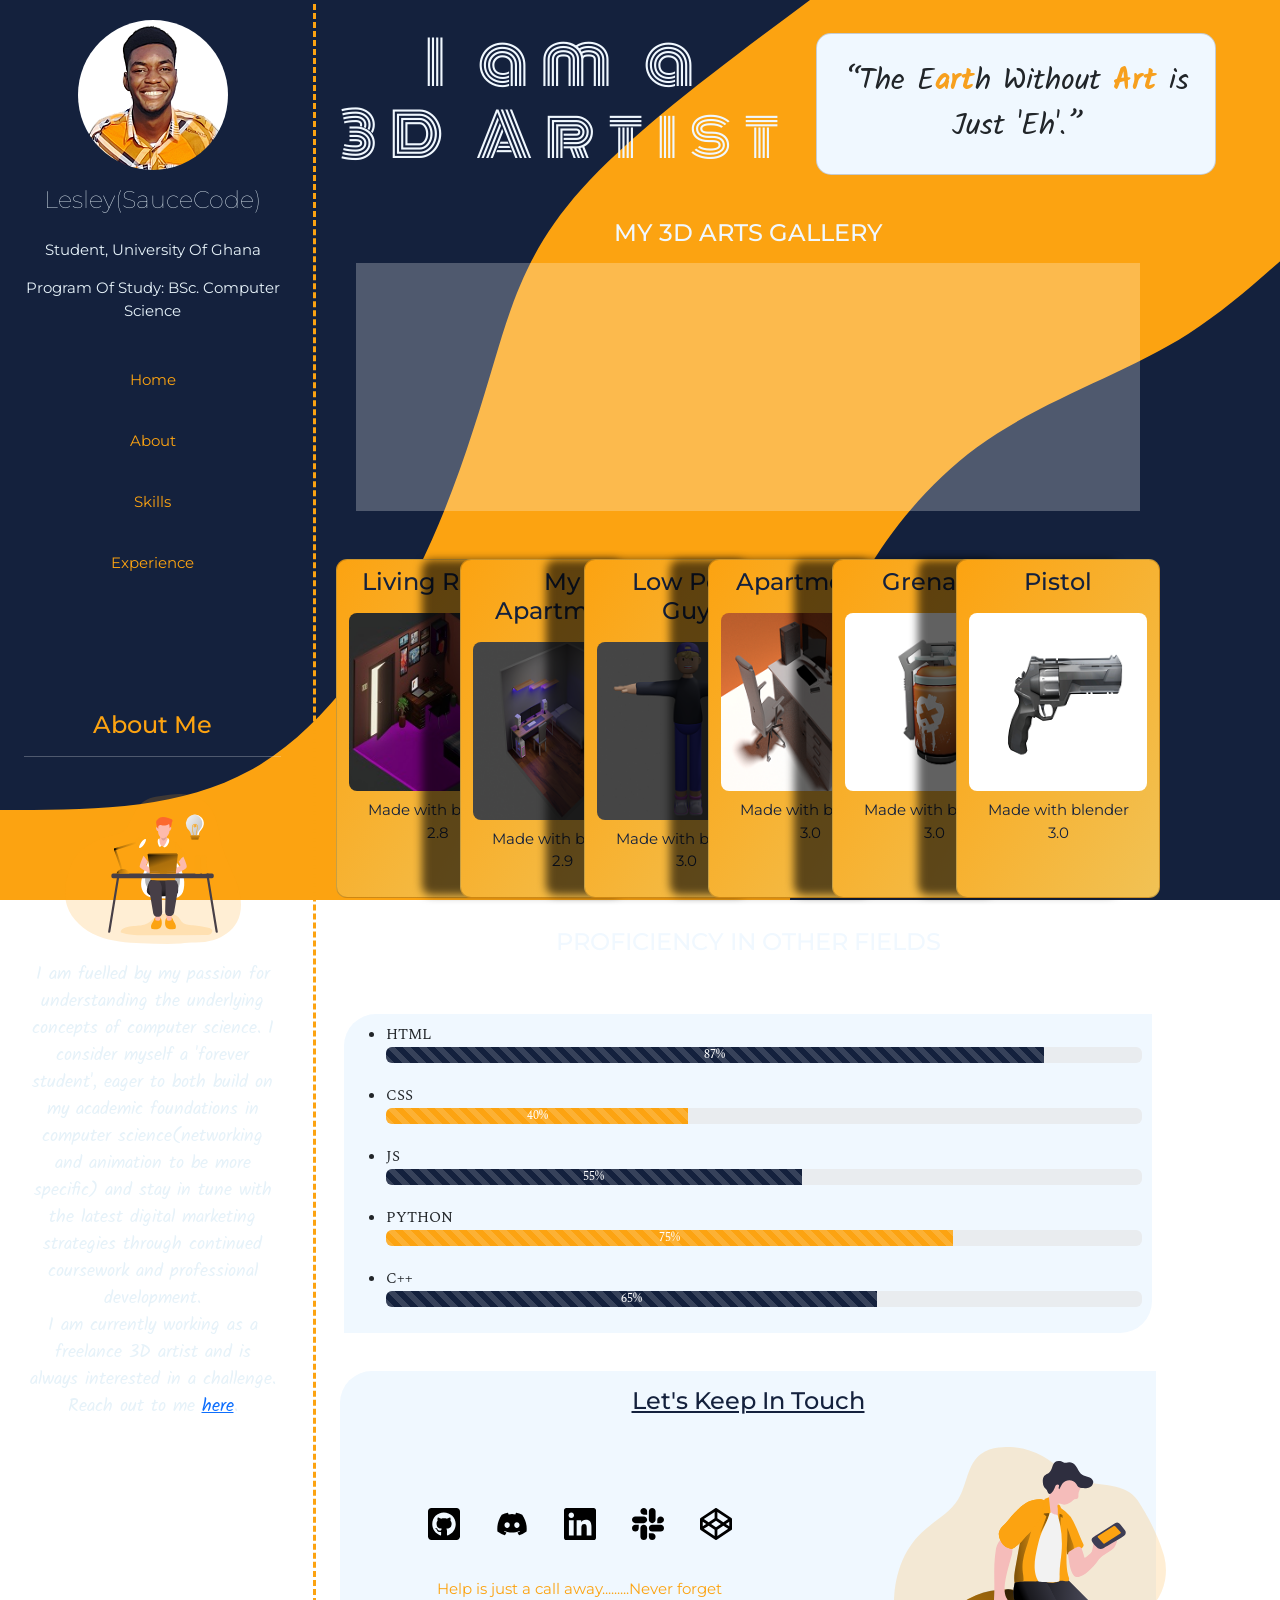
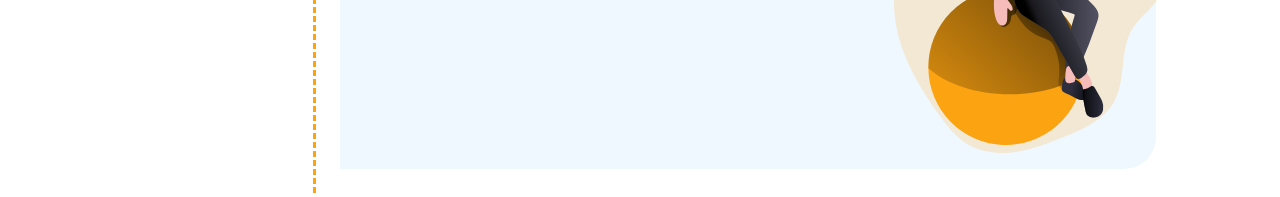
<file: index.html>
<!DOCTYPE html>
<html lang="en">
  <head>
    <meta charset="UTF-8" />
    <meta http-equiv="X-UA-Compatible" content="IE=edge" />
    <meta name="viewport" content="width=device-width, initial-scale=1.0" />
    <link
      href="https://cdn.jsdelivr.net/npm/bootstrap@5.1.3/dist/css/bootstrap.min.css"
      rel="stylesheet"
      integrity="sha384-1BmE4kWBq78iYhFldvKuhfTAU6auU8tT94WrHftjDbrCEXSU1oBoqyl2QvZ6jIW3"
      crossorigin="anonymous"
    />
    <link rel="stylesheet" href="style.css" />
    <title>Lee's Portfolio 2</title>
  </head>
  <body>
    <!-- Start Of page -->
    <div class="main-container container-sm-fluid p-1">
      <div class="row">
        <!-- side menu -->
        <div class="col-sm-3 text-center mycol-1 p-3 side-customize">
          <img class="roundImage" src="webprofilepic.png" alt="UserImg" />
          <h3 class="p-3">Lesley(SauceCode)</h3>
          <p>Student, University Of Ghana</p>
          <p>Program Of Study: BSc. Computer Science</p>
          <br />
          <nav class="nav flex-column">
            <a class="nav-link" href="#">Home</a>
            <br />
            <a class="nav-link" href="#me">About</a>
            <br />
            <a class="nav-link" href="#3dArt">Skills</a>
            <br />
            <a class="nav-link" href="#prog">Experience</a>
          </nav>
          <br />
          <br />
          <br />
          <br />
          <br />
          <div class="about">
            <h4 id="me">About Me</h4>
            <hr class="p-1" />
            <img src="aboutMeSvg.svg" alt="Illustration1" />
            <p class="p-1">
              I am fuelled by my passion for understanding the underlying concepts of computer
              science. I consider myself a 'forever student', eager to both build on my academic
              foundations in computer science(networking and animation to be more specific) and stay
              in tune with the latest digital marketing strategies through continued coursework and
              professional development. <br />
              I am currently working as a freelance 3D artist and is always interested in a
              challenge. Reach out to me <a href="#contact">here</a>.
            </p>
          </div>
        </div>
        <!-- Content Page -->
        <div class="col-sm-8 p-4">
          <div class="row">
            <!-- My Profession -->
            <div class="row align-items-center">
              <div class="col-sm-7 custom-header text-center">
                <h2>
                  <os
                    >I am a <br />
                    3D Artist</os
                  >
                </h2>
              </div>
              <!-- My Quote -->
              <div class="col-sm-5">
                <!-- Placing the qoute in card -->
                <div class="card custom-quote text-center" style="width: 25rem">
                  <q>The E<b>art</b>h Without <b>Art</b> is Just 'Eh'.</q>
                </div>
              </div>
            </div>
          </div>
          <!-- Heading for cards -->
          <div class="row">
            <div class="col">
              <br />
              <h3 id="3dArt" class="myCol text-center p-3">
                MY 3D ARTS GALLERY
                <hr class="p-1" style="background-color: white; border-width: 15rem" />
              </h3>
            </div>
          </div>

          <!-- Creating Art Gallery -->
          <div class="row p-2">
            <!-- Card 1 -->
            <div class="card col myCard text-center">
              <h4 class="p-2">Living Room</h4>
              <img src="Card Assets\Card1.jpg" alt="asset1" />
              <p class="p-2">Made with blender 2.8</p>
            </div>
            <!-- Card 2 -->
            <div class="card col myCard text-center">
              <h4 class="p-2">My Apartment</h4>
              <img src="Card Assets\Card2.png" alt="asset2" />
              <p class="p-2">Made with blender 2.9</p>
            </div>
            <!-- Card 3 -->
            <div class="card col myCard text-center">
              <h4 class="p-2">Low Poly Guy</h4>
              <img src="Card Assets\card3.png" alt="asset3" />
              <p class="p-2">Made with blender 3.0</p>
            </div>
            <!-- Card 4 -->
            <div class="card col myCard text-center">
              <h4 class="p-2">Apartment 1</h4>
              <img src="Card Assets\card4.png" alt="asset4" />
              <p class="p-2">Made with blender 3.0</p>
            </div>
            <!-- Card 5 -->
            <div class="card col myCard text-center">
              <h4 class="p-2">Grenade</h4>
              <img src="Card Assets\grenade.png" alt="asset5" />
              <p class="p-2">Made with blender 3.0</p>
            </div>
            <!-- Card 6 -->
            <div class="card col myCard text-center">
              <h4 class="p-2">Pistol</h4>
              <img src="Card Assets\Pistol.png" alt="asset6" />
              <p class="p-2">Made with blender 3.0</p>
            </div>
          </div>

          <!-- Progress Bars -->
          <br />
          <h3 id="prog" class="text-center">PROFICIENCY IN OTHER FIELDS</h3>
          <hr class="p-1" />
          <div class="row p-3">
            <div class="col-sm-12 myprogress">
              <ul>
                <li>
                  HTML
                  <div class="progress">
                    <div
                      class="progress-bar progress-bar-striped bar-bg-bb progress-bar-animated"
                      role="progressbar"
                      aria-valuenow="87"
                      aria-valuemin="0"
                      aria-valuemax="100"
                      style="width: 87%"
                    >
                      87%
                    </div>
                  </div>
                </li>
                <br />
                <li>
                  CSS
                  <div class="progress">
                    <div
                      class="progress-bar progress-bar-striped bar-bg-bo progress-bar-animated"
                      role="progressbar"
                      aria-valuenow="40"
                      aria-valuemin="0"
                      aria-valuemax="100"
                      style="width: 40%"
                    >
                      40%
                    </div>
                  </div>
                </li>
                <br />
                <li>
                  JS
                  <div class="progress">
                    <div
                      class="progress-bar progress-bar-striped bar-bg-bb progress-bar-animated"
                      role="progressbar"
                      aria-valuenow="55"
                      aria-valuemin="0"
                      aria-valuemax="100"
                      style="width: 55%"
                    >
                      55%
                    </div>
                  </div>
                </li>
                <br />
                <li>
                  PYTHON
                  <div class="progress">
                    <div
                      class="progress-bar progress-bar-striped bar-bg-bo progress-bar-animated"
                      role="progressbar"
                      aria-valuenow="75"
                      aria-valuemin="0"
                      aria-valuemax="100"
                      style="width: 75%"
                    >
                      75%
                    </div>
                  </div>
                </li>
                <br />
                <li>
                  C++
                  <div class="progress">
                    <div
                      class="progress-bar progress-bar-striped bar-bg-bb progress-bar-animated"
                      role="progressbar"
                      aria-valuenow="65"
                      aria-valuemin="0"
                      aria-valuemax="100"
                      style="width: 65%"
                    >
                      65%
                    </div>
                  </div>
                </li>
              </ul>
            </div>
          </div>
          <br />
          <!-- Footer section -->
          <footer id="contact" class="text-center p-3">
            <h4>Let's Keep In Touch</h4>
            <br />
            <div class="row">
              <div class="col-sm-7 brands">
                <br /><br />
                <a href=""><img src="Brands SVG\github-square.svg" alt="" /></a>
                <a href=""><img src="Brands SVG\discord.svg" alt="" /></a>
                <a href=""><img src="Brands SVG\linkedin.svg" alt="" /></a>
                <a href=""><img src="Brands SVG\slack.svg" alt="" /></a>
                <a href=""><img src="Brands SVG\codepen.svg" alt="" /></a>
                <br />
                <br />
                <p>Help is just a call away.........Never forget</p>
              </div>
              <div class="col-sm-5 text-center">
                <img src="Contact illustration.svg" alt="illustration2" />
              </div>
            </div>
          </footer>
        </div>
      </div>
    </div>
  </body>
</html>
</file>
<file: style.css>
@import url("https://fonts.googleapis.com/css2?family=Monoton&display=swap");
@import url("https://fonts.googleapis.com/css2?family=Kalam&display=swap");
@import url("https://fonts.googleapis.com/css2?family=Spectral&display=swap");
@import url("https://fonts.googleapis.com/css2?family=Montserrat:wght@700&display=swap");
body {
  background-image: url("blob-scene-haikei.svg");
  /* background-color: rgb(251, 133, 0); */
  background-size: cover;
  background-repeat: no-repeat;
  font-family: "Spectral", serif;
  font-size: 0.938rem;
  background-attachment: fixed;
  margin: auto;
  overflow-x: hidden;
}

h3 {
  font-family: "Montserrat", sans-serif;
  font-size: x-large;
}
footer {
  background-color: rgb(240, 248, 255);
  font-family: "Montserrat", sans-serif;
  color: #fca311;
  border-top-left-radius: 2rem;
  border-bottom-right-radius: 2rem;
}

footer h4 {
  color: #14213d;
  text-decoration: underline;
}

.brands img {
  width: 4rem;
  height: 4rem;
  padding: 0 1rem 0 1rem;
}
.side-customize {
  font-family: "Montserrat", sans-serif;
  color: #e6f2f9;
}
.side-customize h3 {
  font-family: "Montserrat", sans-serif;
  font-weight: 100;
  color: #e6f2f9;
}
.flex-column a {
  font-family: "Montserrat", sans-serif;
  color: #fca311;
}

.about {
  font-family: "Kalam", cursive;
  font-size: large;
  text-align: center;
  padding: 1rem;
}
.about img {
  width: 11rem;
  height: 11rem;
}
.about h4 {
  color: #fca311;
  text-align: center;
}

hr {
  color: #ffffff;
}

h3 {
  color: aliceblue;
}
/* Begin Sidebar */
.roundImage {
  border-radius: 50%;
}

.mycol-1 {
  /* background-color: #14213d; */
  border-right-style: dashed;
  border-right-color: #fca311;
  border-right-width: 15%;
}

/* End Of sidebar */

.custom-header h2 {
  color: aliceblue;
  font-family: "Monoton", cursive;
  letter-spacing: 0.813rem;
  font-weight: 0.313rem;
  font-size: 3.75rem;
  /* height: 10vh; */
}

os {
  color: aliceblue;
}
.custom-quote {
  padding: 1.563rem;
  border-radius: 0.938rem;
  background-color: aliceblue;
  font-family: "Kalam", cursive;
  font-size: 30px;
}
b {
  color: #f7a01e;
}
/* Begin Quote Animation */
q::before,
q::after {
  animation: dancing 1s linear infinite;
  display: inline-block;
  transform: rotate(13deg);
}

@keyframes dancing {
  0% {
    transform: rotate(13deg) scale(2);
  }

  25% {
    transform: rotate(0deg);
  }

  50% {
    transform: rotate(-13deg) scale(2);
  }

  75% {
    transform: rotate(0deg);
  }

  100% {
    transform: rotate(13deg) scale(2);
  }
}
q {
  quotes: "“" "”";
}
/* End Quote Animation */
.myCard {
  border-radius: 0.7rem;
  /* box-shadow: rgb(0 0 0 / 46%) -11px 6px 23px 14px; */
  transition: 0.2s;
  background-image: linear-gradient(to right bottom, #fca311, #f1c255);
  color: azure;
}

.myCard p,
h4 {
  font-family: "Montserrat", sans-serif;
  color: #14213d;
}

.myCard img {
  border-radius: 0.5rem;
}

.myCard:not(:first-child) {
  margin-left: -5rem;
  box-shadow: rgb(0 0 0 / 62%) -40px -1px 9px -2px;
}
.myprogress {
  background-color: aliceblue;
  border-top-left-radius: 2rem;
  border-bottom-right-radius: 2rem;
  padding: 10px;
  /* color: black; */
}
.bar-bg-bb {
  background-color: rgb(20, 33, 61);
}
.bar-bg-bo {
  background-color: #fca311;
}
.myCard:hover {
  transform: rotate(3deg);
  transform-origin: top right;
}

/* The code below allows me to push the adjacent siblings of the selected card in a specific direction */
.myCard:hover ~ .myCard {
  transform: translateX(5rem);
}
</file>
